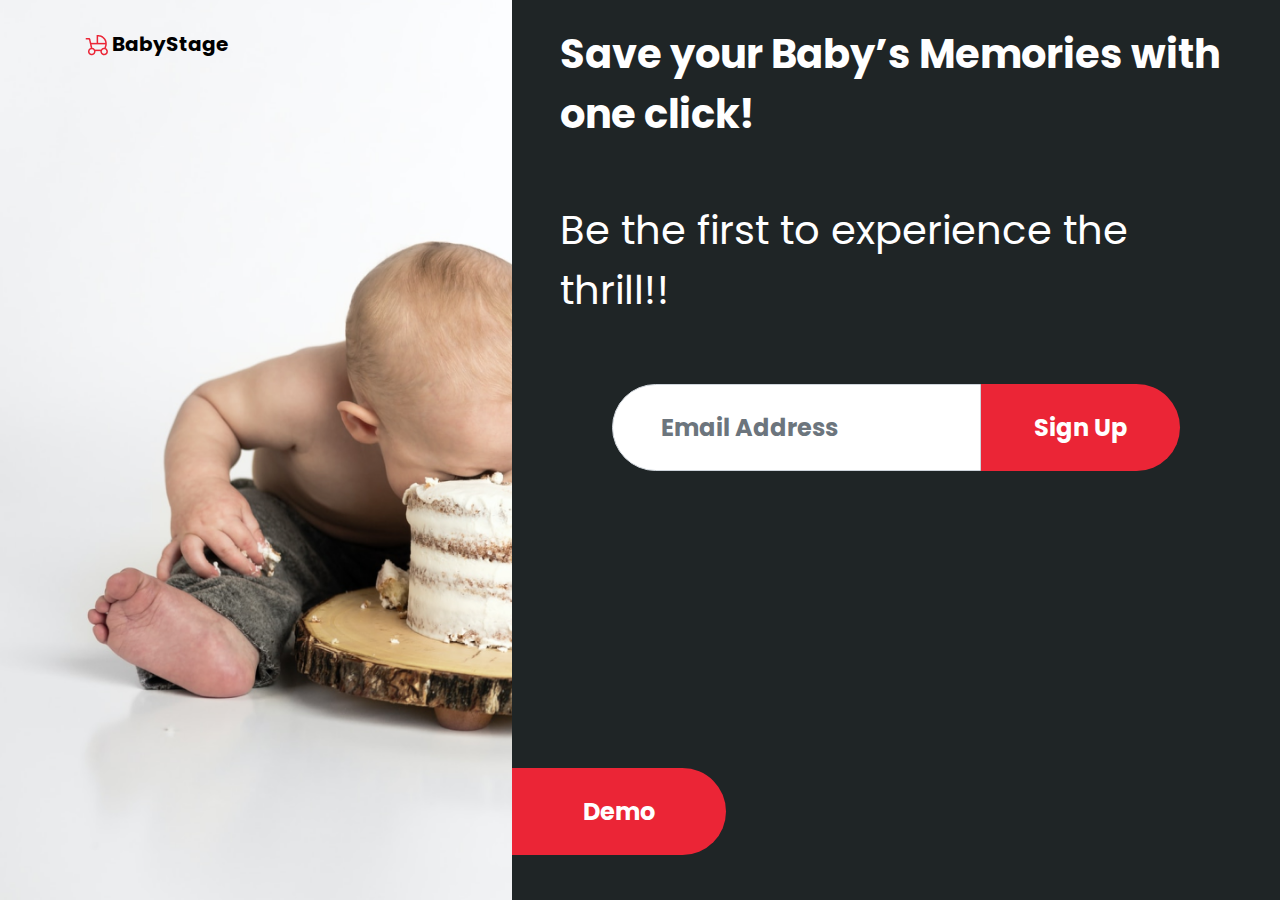
<file: index.html>
<!DOCTYPE html>
<html lang="en">
<head>
    <meta charset="UTF-8">
    

    <!-- Optimized viewport for mobile -->
    <meta http-equiv="X-UA-Compatible" content="IE=edge" />
    <meta name="viewport" content="width=device-width, initial-scale=1.0,maximum-scale=1.0, user-scalable=no" />

    <!-- Website description -->
    <meta name="description" content="BabyStage: Save your Baby’s Memories with one click!" />
    <meta name="keywords" content="baby, HTML templates, memories, camera" />
    <meta name="author" content="Femiyhogurt">

    <!-- Website title-->
    <title>BabyStage</title>
    <link rel="shortcut icon" href="./assets/src/Vector.png" type="image/x-icon" />

    <!-- Slick Slider -->
    <link rel="stylesheet" type="text/css" href="./assets/slick/slick.css"/>

    <!-- Slick Slider theme -->
    <link rel="stylesheet" href="./assets/slick/slick-theme.css" />

    <!-- Bootstrap 4 CSS   -->
    <link rel="stylesheet" href="./assets/bootstrap-4.5.0-dist/css/bootstrap.min.css">

     <!-- Custom Style Link -->
     <link rel="stylesheet" href="./assets/CSS/styles.css">
</head>
<body>
    
        <!-- Header  -->
            <header>
                <!-- Desktop Navbar -->
                <nav class="navbar navbar-expand-md pt-4" id="mobNav"> 
                    <div class="container">
                        <a class="navbar-brand font-weight-bold" href="#" id="home"><img src="/assets/src/Vector.png" alt="Baby Stage Logo"> BabyStage</a>
                        <button class="navbar-toggler d-lg-none" type="button" >
                            <span class="navbar-toggler-icon mr-3">
                                <svg width="42" height="28" viewBox="0 0 42 28" fill="none" xmlns="http://www.w3.org/2000/svg">
                                    <rect width="42" height="2" fill="#EB2536"/>
                                    <rect x="14" y="13" width="28" height="2" fill="#EB2536"/>
                                    <rect x="28" y="26" width="14" height="2" fill="#EB2536"/>
                                    </svg>
                                    
                            </span>
                        </button>
                        <!-- Menu -->
                        <div class="collapse navbar-collapse" id="collapsibleNavId">
                            
                        </div>
                        
                        <!-- Menu -->
                </div><!--nav container end-->
                </nav>

                <!-- Content -->
                <div id="content">
                    <!-- Description -->
                    <div id="desc" class="px-5 pt-4">
                        <h1 class="font-weight-bold">Save your Baby’s Memories with one click!</h1>
                        <p class="py-5">Be the first to experience the thrill!!</p>
                    </div>

                    <!-- Button -->
                    <div id="subscription" >
                        <form action="thanks.php" method="post" id="postName">
                            <div class="form-group form-inline no-gutter">
                                <input type="text" name="email" id="email" class="form-control pl-5" placeholder="Email Address" aria-describedby="helpId" required>
                                <input type="submit" value="Sign Up" class="btn btn-primary " id="submit" name="submit">
                              </div>
                        </form>
                        
                    </div>
                    <!-- Demo -->
                    <button id="demo" class="text-center  mt-5">
                        <p class="font-weight-bold pt-3">Demo</p>
                    </button>
                </div>
                <!-- Content -->
            </header>
        <!-- Header Ends -->

         <!-- *** Slider Starts *** -->
         <section class="slider d-none">
            <!-- Sliders -->
            <div class="sliders">
            <div class="row home-sliders">
                <!-- Slider Item 1 -->
                <div class="col-md-12 slider-item">
                    <img src="./assets/src/finebaby.png" alt="Brand Logos" class="img-fluid slider-img"/>
                </div>
    
                <!-- Slider Item 2 -->
                <div class="col-md-12 slider-item">
                    <img src="./assets/src/finebaby.png" alt="Brand Logos" class="img-fluid slider-img"/>
                </div>
    
                <!-- Slider Item 3 -->
                <div class="col-md-12 slider-item">
                    <img src="./assets/src/finebaby.png" alt="Brand Logos" class="img-fluid slider-img"/>
                </div>
    
                <!-- Slider Item 4 -->
                <div class="col-md-12 slider-item">
                    <img src="./assets/src/finebaby.png" alt="Brand Logos" class="img-fluid slider-img"/>
                </div>
    
                <!-- Slider Item 5 -->
                <div class="col-md-12 slider-item">
                    <img src="./assets/src/finebaby.png" alt="Brand Logos" class="img-fluid slider-img"/>
                </div>
            </div>
            
            </div>
    
            
        </section>
        <!-- Slider End -->

    
    
    <!-- jQuery -->
    <script src="/assets/bootstrap-4.5.0-dist/js/jquery.min.js"></script>
    <!-- Popper -->
    <script src="/assets/bootstrap-4.5.0-dist/js/popper.min.js"></script>
    <!-- Boostrap JS Links -->
    <script src="/assets/bootstrap-4.5.0-dist/js/bootstrap.bundle.min.js"></script>
    <!-- Slick js -->
    <script type="text/javascript" src="/assets/slick/slick.min.js"></script>
    <!-- Custom Js -->
    <script src="/assets/JS/index.js"></script>
    
</body>
</html>
</file>
<file: assets/CSS/styles.css>
@import url('https://fonts.googleapis.com/css2?family=Poppins&display=swap');

:root{
    --black-color:  #000000;
    --white-color:  #FFFFFF;
    --deep-black: #1F2526;
    --red-color:  #EB2536;
}
html,body{
    width: 100%;
    height: 100vh;
    font-family: 'Poppins', sans-serif !important;
    scroll-behavior: smooth;
    background: url(/assets/src/baby.png) center center/cover no-repeat;
}
header .navbar-brand{
    color: var(--black-color) !important;
}
header #content{
    position: absolute;
    top: 0;
    left: 40%;
    width: 60%;
    background: var(--deep-black);
    color: var(--white-color);
    height: 100%;
}
header #content #desc h1{
    font-size: 40px;
    line-height: 60px;
}
header #content #desc p{
    font-size: 40px;
    line-height: 60px;
}
header #demo{
    background:var(--red-color);
    color: var(--white-color) !important;
    border: none !important;
    width: 214px;
    height: 87px;
    font-size: 24px;
    line-height: 36px;
    border-radius: 0px 87px 87px 0px;
    position: absolute;
    bottom: 5%;
    left: 0;
}
header #subscription{
   padding-left: 100px;
   padding-right: 100px;
   margin-bottom: 2% ;
   
}
header #subscription #email,
header #subscription #submit{
    height: 87px;
    font-size: 24px;
    font-weight: bold;
    line-height: 36px
}
header #subscription #email{
    height: 87px;
    background: var(--white-color);
    color: var(--deep-black) !important;
    border-radius: 87px 0px 0px 87px;
    margin-right: none !important;
    width: 65%;
}
header #subscription #submit{
    border-radius: 0px 87px 87px 0px;
    background: var(--red-color);
    color: var(--white-color);
    width: 35%;
    border: none;
   
}

header #subscription #submit:hover{
    cursor: pointer;
}
header #subscription #submit:active{
    outline: none !important;
    border: none !important;
}
header #subscription #submit:focus{
    outline: none !important;
    border: none !important;
}

/* Media Queries */
@media only screen and (max-width: 1107px){
    /* header #content #desc h1{
        font-size: 70px;
        line-height: 80px;
    }
    header #content #desc p{
        font-size: 40px;
        line-height: 60px;
    } */
    header #subscription{
        padding-left: 10px;
        padding-right: 10px;
        margin-bottom: 100px ;
     }
}
@media only screen and (max-width: 769px){
    html,body{
        width: 100%;
        min-height: 100vh;
        background: var(--deep-black);
    }
   
    header .navbar-brand{
        color: var(--white-color) !important;
    }
    header #content{
        position: relative;
        top: 0;
        left: 0;
        margin-top: 50px;
        width: 100%;
        background: var(--deep-black);
        color: var(--white-color);
    }
    header #demo{
        border-radius: 74px;
        position: relative;
        bottom: none;
        left: none;
        margin: auto none;
    }
    header #subscription{
       
        margin-bottom: 70px ;
     }
     
}
@media only screen and (max-width: 426px){
    header #content #desc h1{
        font-size: 36px;
        line-height: 54px;
    }
   
    header #content #desc p{
        font-size: 18px;
        line-height: 27px;
    }
    header #subscription{
        padding-left: 10px;
        padding-right: 10px;
     }
    header #subscription #email,
    header #subscription #submit,
    header #demo{
    height: 54px;
    font-size: 18px;
    line-height: 27px;
    }
    header #demo p{
        padding-top: 7px !important;
       
        }
    .slider{
        display: block !important;
    }
    slider-img {
        width: 100%;
        /* height: 400px; */
      }
      
      
    
    
}
</file>
